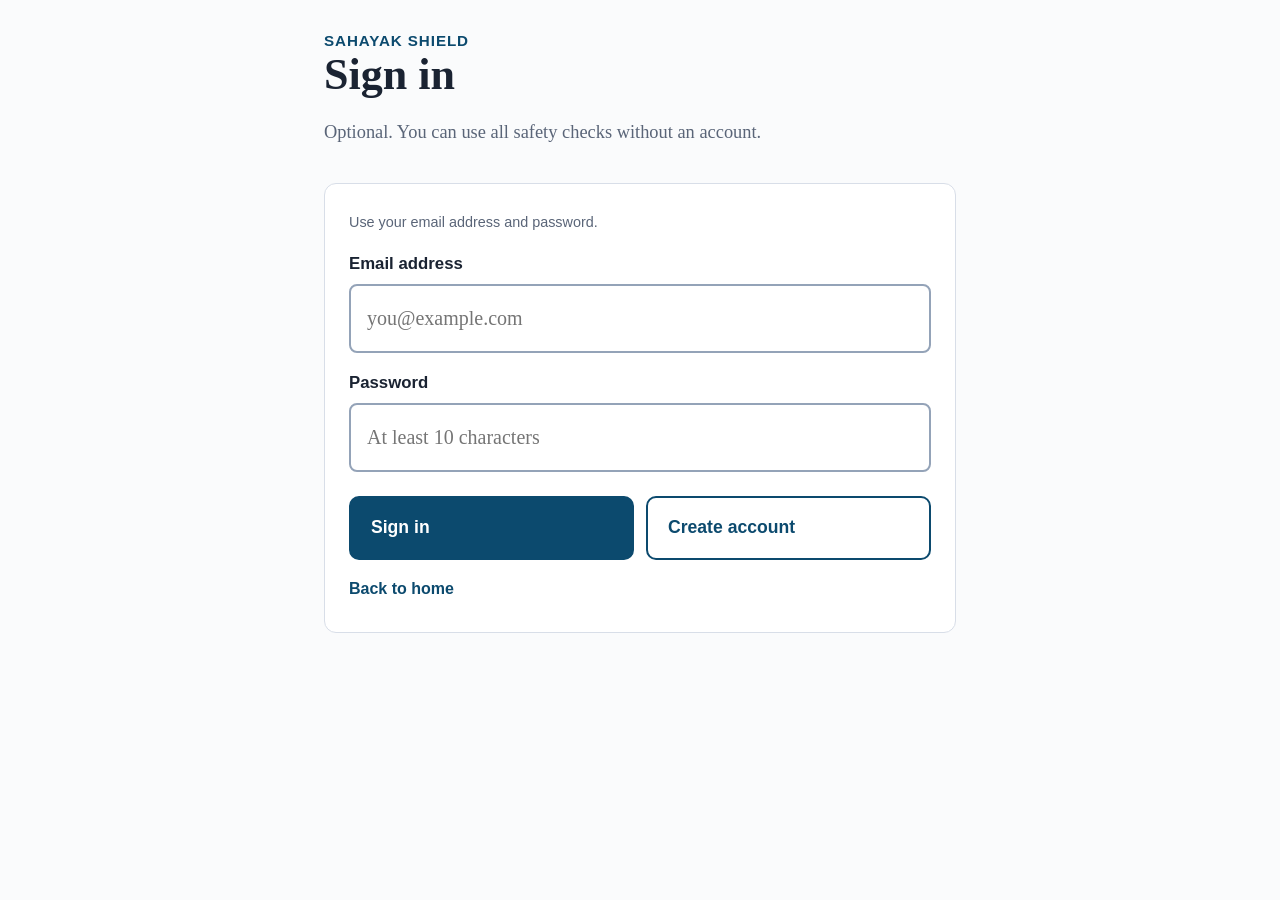
<file: static/signin.html>
<!doctype html>
<html lang="en">
<head>
  <meta charset="utf-8">
  <meta name="viewport" content="width=device-width, initial-scale=1">
  <title>Sign in · Sahayak Shield</title>
  <link rel="stylesheet" href="/static/style.css">
</head>
<body>
  <main class="shell">
    <header class="hero">
      <p class="brand">Sahayak Shield</p>
      <h1>Sign in</h1>
      <p class="intro">Optional. You can use all safety checks without an account.</p>
    </header>

    <section class="card auth">
      <p id="authStatus" class="hint">Use your email address and password.</p>
      <label for="email">Email address</label>
      <input id="email" type="email" autocomplete="email" placeholder="you@example.com">
      <label for="password">Password</label>
      <input id="password" type="password" autocomplete="current-password" minlength="10" placeholder="At least 10 characters">
      <div class="formActions">
        <button id="login" type="button">Sign in</button>
        <button id="signup" class="secondary" type="button">Create account</button>
      </div>
      <a class="backLink" href="/">Back to home</a>
    </section>
  </main>
  <script src="/static/signin.js"></script>
</body>
</html>
</file>
<file: static/style.css>
:root {
  --ink: #1a2332;
  --muted: #5a6578;
  --blue: #0c4a6e;
  --blue-soft: #f0f7fb;
  --line: #d8dee8;
  --bg: #fafbfc;
  --white: #ffffff;
  --focus: #c2410c;
  --high: #b91c1c;
  --medium: #a16207;
  --low: #047857;
}

* { box-sizing: border-box; }

body {
  margin: 0;
  background: var(--bg);
  color: var(--ink);
  font: 20px/1.65 Georgia, "Times New Roman", serif;
  -webkit-font-smoothing: antialiased;
}

.shell {
  max-width: 680px;
  margin: 0 auto;
  padding: 32px 24px 48px;
}

.hero { margin-bottom: 36px; }

.heroTop {
  display: flex;
  align-items: center;
  justify-content: space-between;
  gap: 16px;
  flex-wrap: wrap;
  margin-bottom: 20px;
}

.brand {
  margin: 0;
  font: 700 0.95rem/1.2 Arial, sans-serif;
  letter-spacing: 0.06em;
  text-transform: uppercase;
  color: var(--blue);
}

.signinLink {
  font: 600 0.95rem/1.2 Arial, sans-serif;
  color: var(--blue);
  text-decoration: none;
  padding: 8px 0;
}

.signinLink:hover { text-decoration: underline; }

h1 {
  font-size: clamp(2rem, 5.5vw, 2.75rem);
  line-height: 1.15;
  margin: 0 0 16px;
  font-weight: 700;
}

h2 {
  font-size: 1.55rem;
  margin: 0 0 16px;
  font-weight: 700;
}

h3 {
  font-size: 1.15rem;
  margin: 24px 0 10px;
  font-weight: 700;
}

.intro {
  font-size: 1.15rem;
  color: var(--muted);
  margin: 0 0 8px;
}

.demo, .hint {
  font: 0.9rem/1.5 Arial, sans-serif;
  color: var(--muted);
  margin: 0;
}

.actions {
  display: grid;
  gap: 12px;
}

button {
  min-height: 64px;
  border: 2px solid var(--blue);
  border-radius: 10px;
  padding: 16px 20px;
  background: var(--blue);
  color: var(--white);
  font: 700 1.1rem/1.3 Arial, sans-serif;
  text-align: left;
  cursor: pointer;
  transition: background 0.15s ease;
}

button:hover { background: #083651; }

button:focus-visible,
textarea:focus-visible,
input:focus-visible,
a:focus-visible {
  outline: 4px solid var(--focus);
  outline-offset: 3px;
}

.secondary, .back {
  background: var(--white);
  color: var(--blue);
}

.back {
  border: 0;
  min-height: auto;
  padding: 0 0 12px;
  font-size: 1rem;
  background: transparent;
}

.back:hover { background: transparent; text-decoration: underline; }

.backLink {
  display: inline-block;
  margin-top: 20px;
  font: 600 1rem Arial, sans-serif;
  color: var(--blue);
  text-decoration: none;
}

.backLink:hover { text-decoration: underline; }

.card, #formBox, #result {
  background: var(--white);
  border: 1px solid var(--line);
  border-radius: 12px;
  padding: 28px 24px;
  margin-top: 8px;
}

label {
  display: block;
  font: 700 1.05rem Arial, sans-serif;
  margin: 20px 0 10px;
}

textarea,
input[type="text"],
input[type="email"],
input[type="password"],
input[type="file"] {
  width: 100%;
  border: 2px solid #94a3b8;
  border-radius: 8px;
  padding: 16px;
  font: inherit;
  background: var(--white);
}

textarea { min-height: 160px; resize: vertical; }

.formActions {
  display: flex;
  gap: 12px;
  margin-top: 24px;
}

.formActions > * { flex: 1; }

.resultActions {
  display: flex;
  gap: 12px;
  margin-top: 28px;
  flex-wrap: wrap;
}

.resultActions button { flex: 1; min-width: 180px; }

.risk {
  border-left: 8px solid #94a3b8;
}

.risk.HIGH { border-color: var(--high); }
.risk.MEDIUM { border-color: var(--medium); }
.risk.LOW { border-color: var(--low); }

.risk h2 { font-size: 1.75rem; }

.summary {
  font-size: 1.15rem;
  margin: 0 0 8px;
}

.risk ul, .risk ol {
  padding-left: 24px;
  margin: 0;
}

.risk li { margin-bottom: 8px; }

footer {
  text-align: center;
  margin-top: 40px;
  font: 600 1rem Arial, sans-serif;
  color: var(--muted);
}

footer p { margin: 0 0 6px; }
footer small { font-weight: 400; font-size: 0.85rem; }

@media (max-width: 520px) {
  .shell { padding: 24px 16px 40px; }

  button { min-height: 60px; font-size: 1.05rem; }

  .formActions,
  .resultActions {
    flex-direction: column;
  }

  .formActions button,
  .resultActions button {
    width: 100%;
  }
}
</file>
